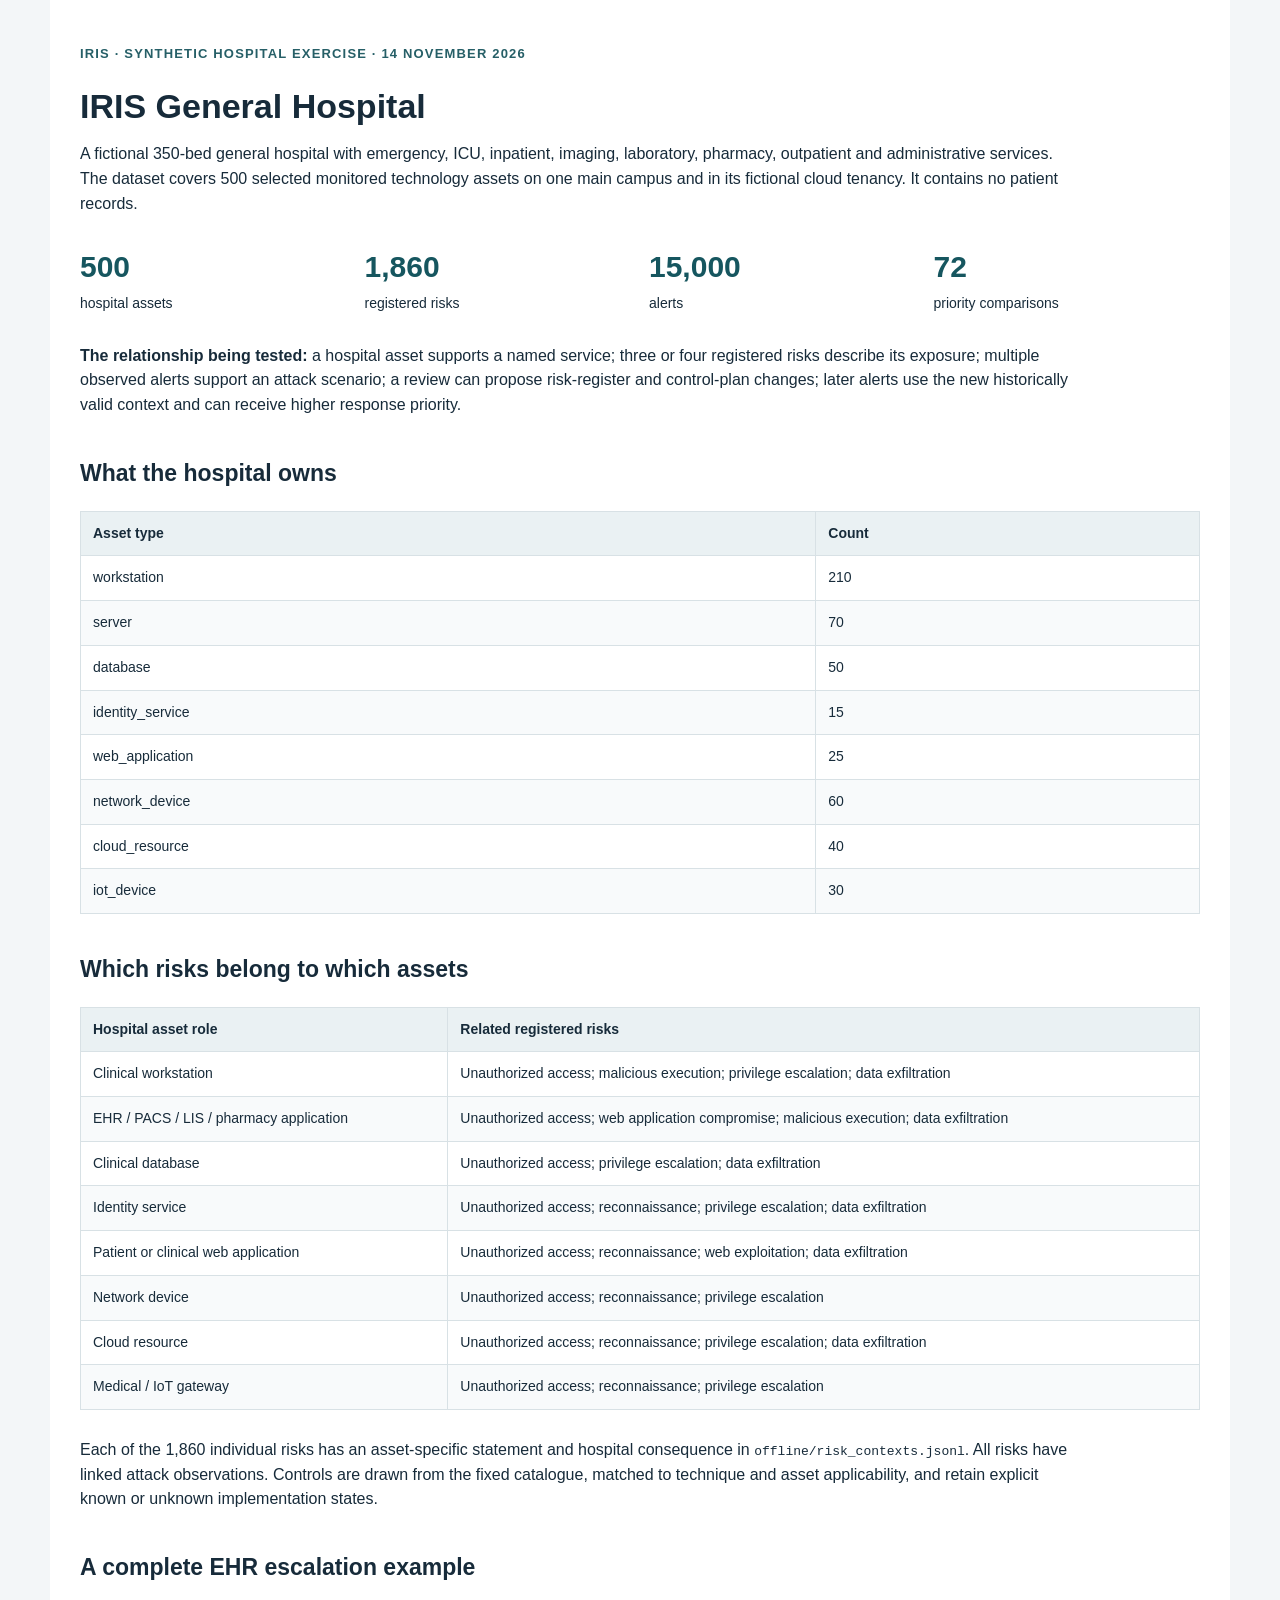
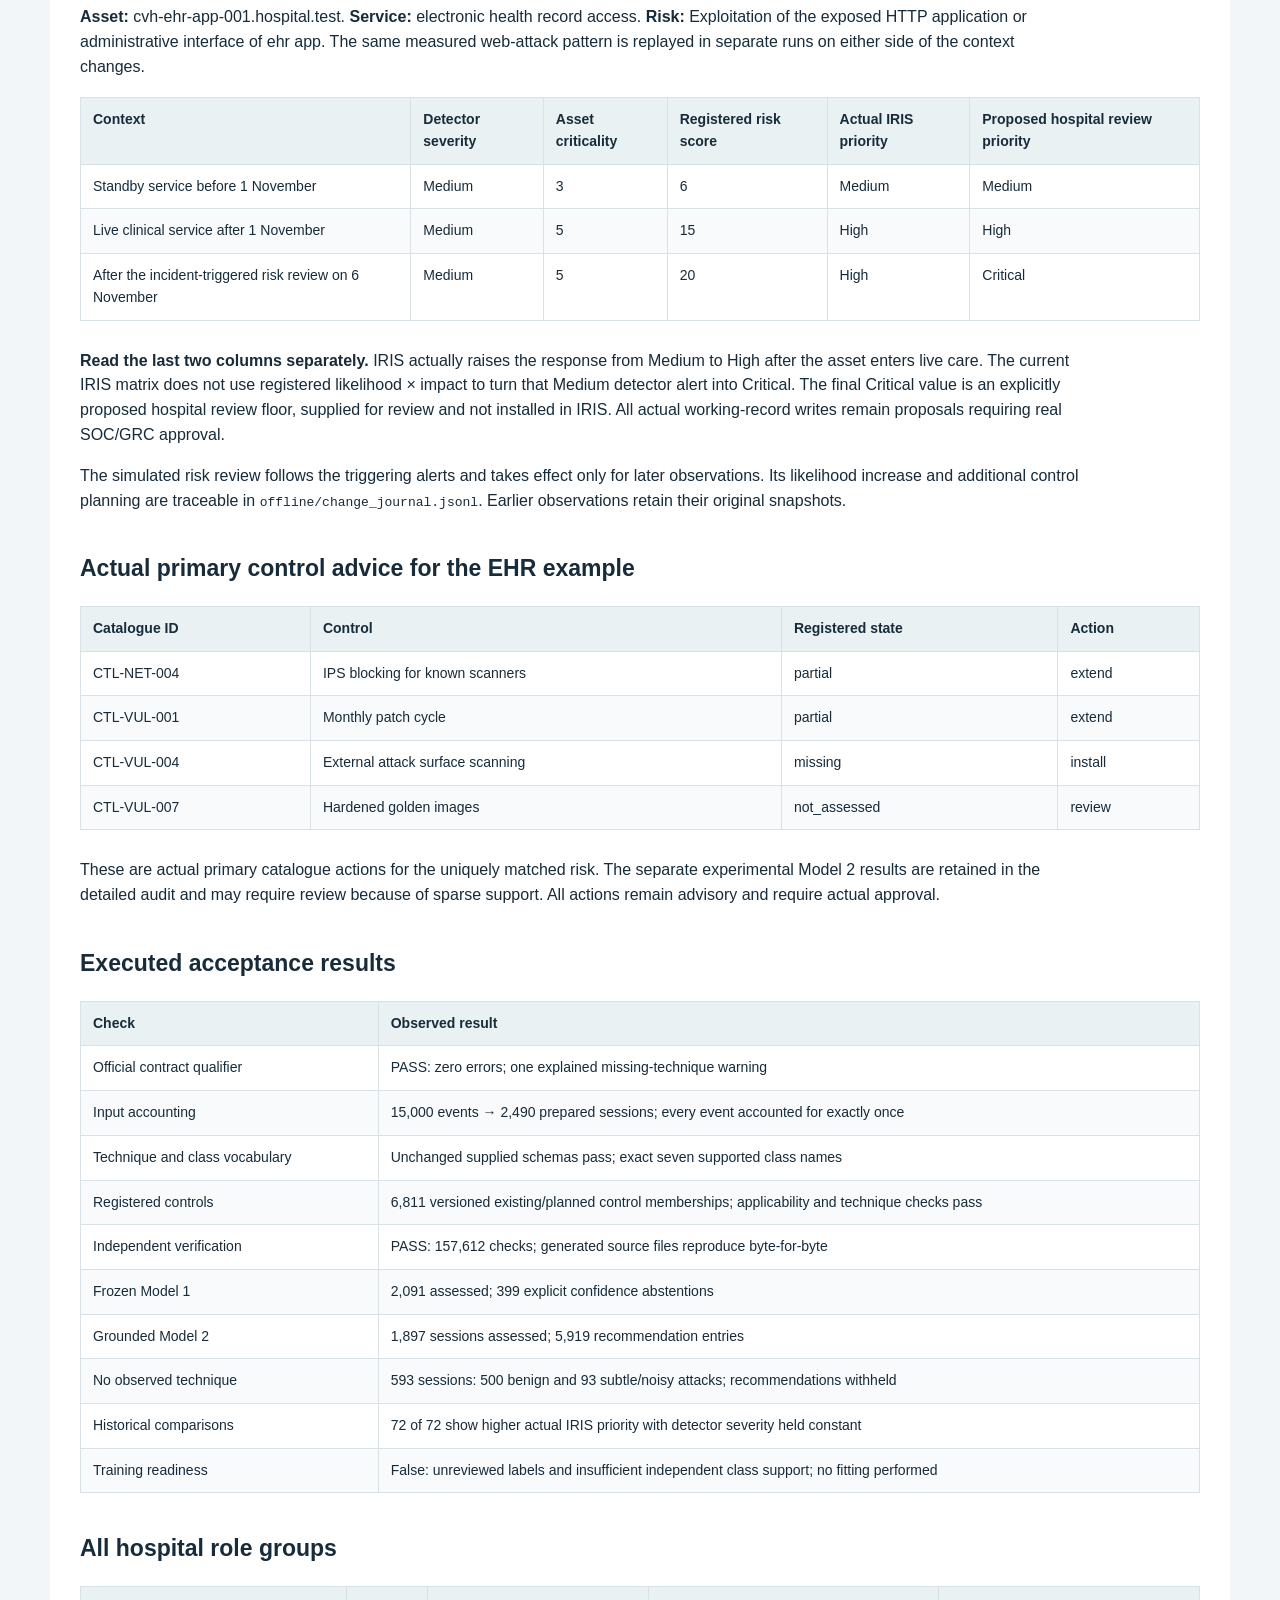
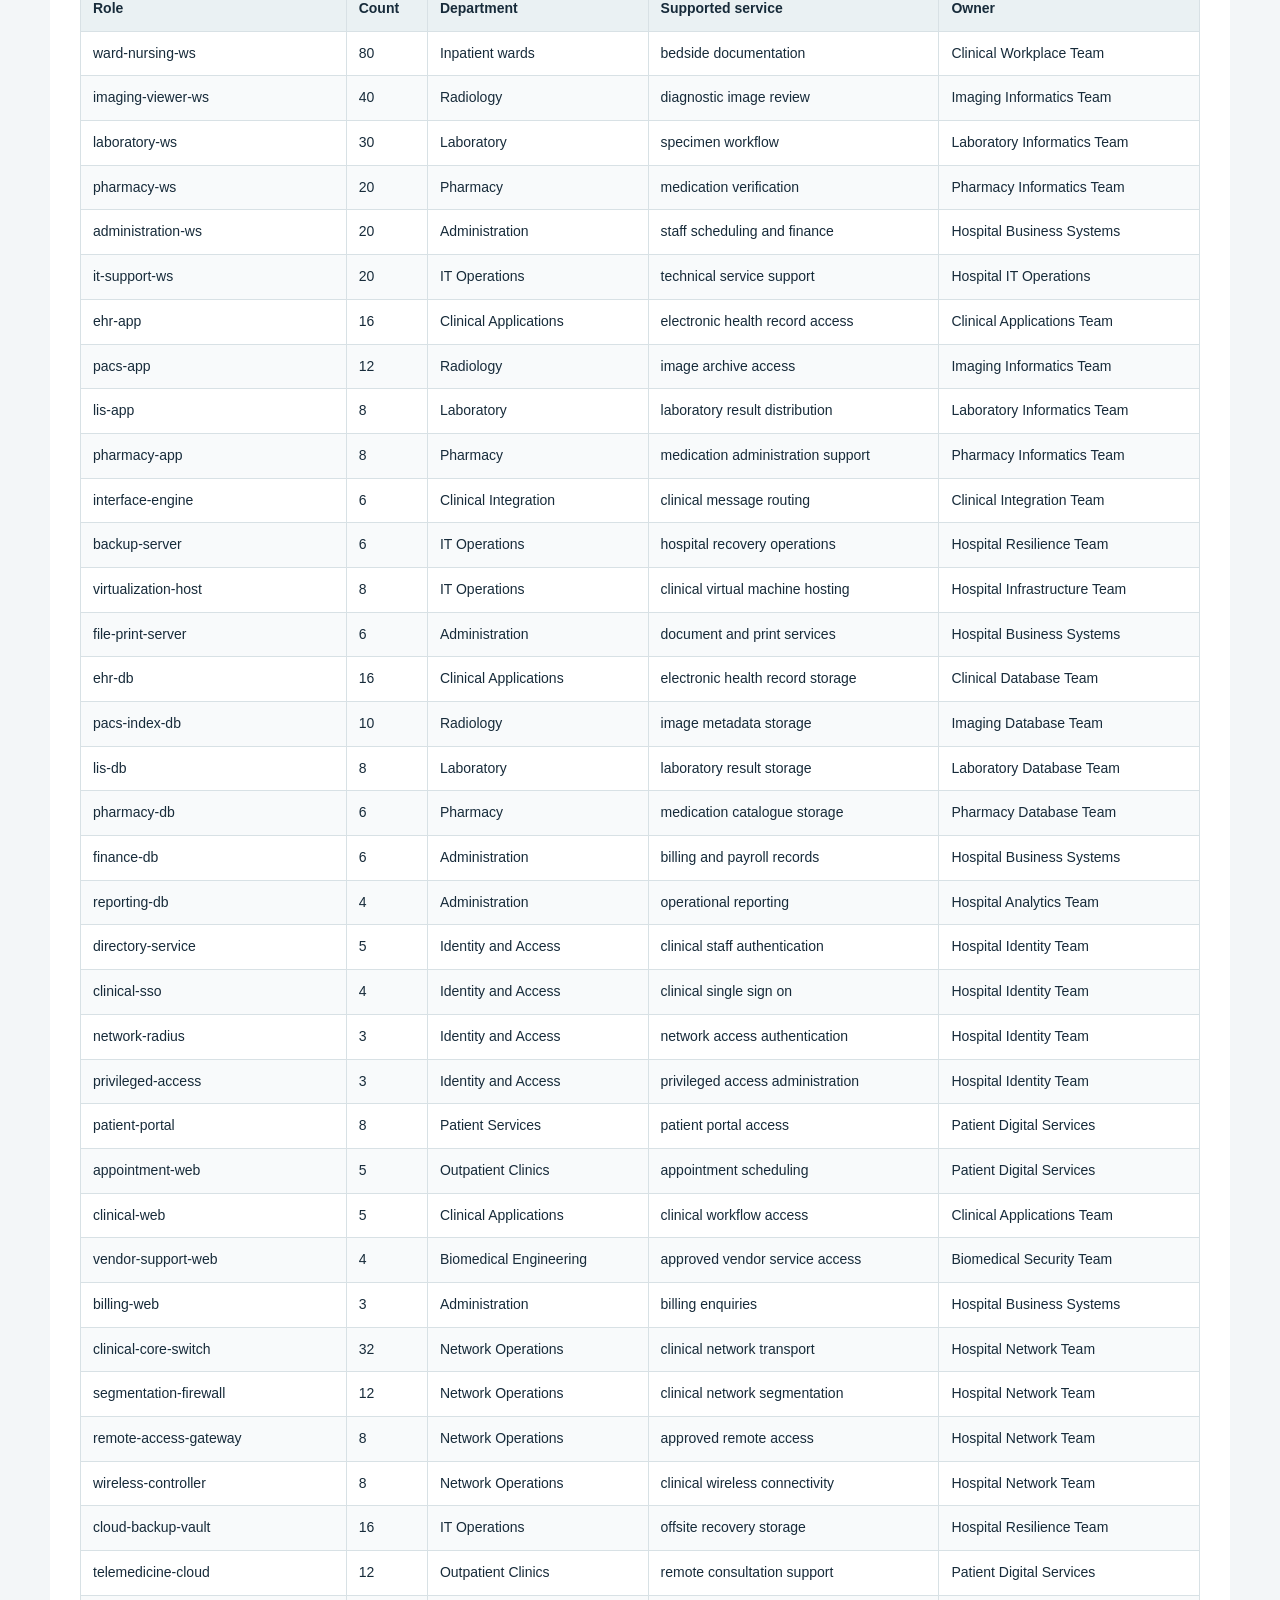
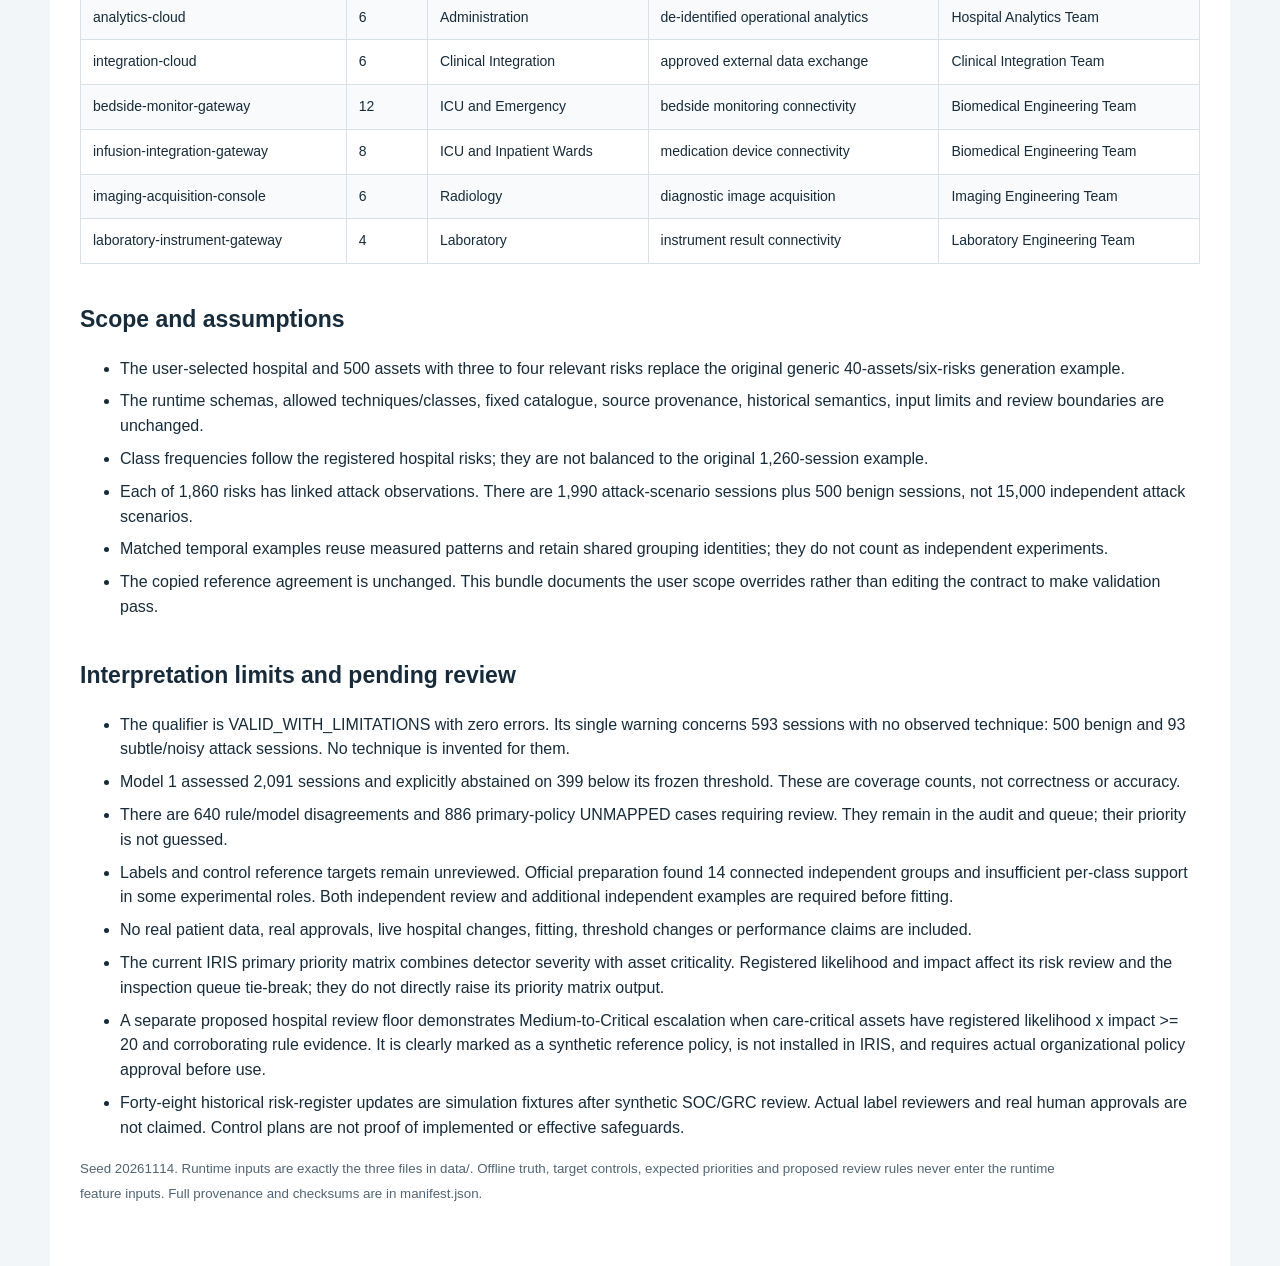
<file: datasets/iris_general_hospital_20261114/HOSPITAL_CONTEXT_AND_RESULTS.html>
<!doctype html><html lang="en"><meta charset="utf-8"><meta name="viewport" content="width=device-width,initial-scale=1"><title>Hospital data context and executed IRIS results</title><style>
body{font-family:Arial,sans-serif;color:#172b3a;line-height:1.55;margin:0;background:#f3f6f8}main{max-width:1120px;margin:auto;padding:44px 30px;background:white}h1{font-size:34px;line-height:1.15;margin-bottom:16px}h2{margin-top:38px;font-size:23px}p{max-width:1000px}.eyebrow{color:#265f67;font-size:13px;font-weight:bold;letter-spacing:.09em}.stats{display:grid;grid-template-columns:repeat(4,1fr);gap:18px;margin:28px 0}.stats b{display:block;font-size:30px;color:#16565f}.stats span{font-size:14px}table{border-collapse:collapse;width:100%;font-size:14px;margin:18px 0 28px}th,td{padding:11px 12px;text-align:left;border:1px solid #d8e1e5;vertical-align:top}th{background:#eaf1f3}tr:nth-child(even) td{background:#f8fafb}small{color:#506473}code{font-size:13px}li{margin-bottom:8px}@media(max-width:700px){main{padding:24px 16px}.stats{grid-template-columns:repeat(2,1fr)}table{font-size:12px}th,td{padding:7px}}@media print{body{background:white}main{padding:0}h2{break-after:avoid}tr{break-inside:avoid}}</style><main>
<div class="eyebrow">IRIS · SYNTHETIC HOSPITAL EXERCISE · 14 NOVEMBER 2026</div>
<h1>IRIS General Hospital</h1>
<p>A fictional 350-bed general hospital with emergency, ICU, inpatient, imaging, laboratory, pharmacy, outpatient and administrative services. The dataset covers 500 selected monitored technology assets on one main campus and in its fictional cloud tenancy. It contains no patient records.</p>
<div class="stats"><div><b>500</b><span>hospital assets</span></div><div><b>1,860</b><span>registered risks</span></div><div><b>15,000</b><span>alerts</span></div><div><b>72</b><span>priority comparisons</span></div></div>
<p><b>The relationship being tested:</b> a hospital asset supports a named service; three or four registered risks describe its exposure; multiple observed alerts support an attack scenario; a review can propose risk-register and control-plan changes; later alerts use the new historically valid context and can receive higher response priority.</p>
<h2>What the hospital owns</h2>
<table><thead><tr><th>Asset type</th><th>Count</th></tr></thead><tbody><tr><td>workstation</td><td>210</td></tr><tr><td>server</td><td>70</td></tr><tr><td>database</td><td>50</td></tr><tr><td>identity_service</td><td>15</td></tr><tr><td>web_application</td><td>25</td></tr><tr><td>network_device</td><td>60</td></tr><tr><td>cloud_resource</td><td>40</td></tr><tr><td>iot_device</td><td>30</td></tr></tbody></table>
<h2>Which risks belong to which assets</h2>
<table><thead><tr><th>Hospital asset role</th><th>Related registered risks</th></tr></thead><tbody><tr><td>Clinical workstation</td><td>Unauthorized access; malicious execution; privilege escalation; data exfiltration</td></tr><tr><td>EHR / PACS / LIS / pharmacy application</td><td>Unauthorized access; web application compromise; malicious execution; data exfiltration</td></tr><tr><td>Clinical database</td><td>Unauthorized access; privilege escalation; data exfiltration</td></tr><tr><td>Identity service</td><td>Unauthorized access; reconnaissance; privilege escalation; data exfiltration</td></tr><tr><td>Patient or clinical web application</td><td>Unauthorized access; reconnaissance; web exploitation; data exfiltration</td></tr><tr><td>Network device</td><td>Unauthorized access; reconnaissance; privilege escalation</td></tr><tr><td>Cloud resource</td><td>Unauthorized access; reconnaissance; privilege escalation; data exfiltration</td></tr><tr><td>Medical / IoT gateway</td><td>Unauthorized access; reconnaissance; privilege escalation</td></tr></tbody></table>
<p>Each of the 1,860 individual risks has an asset-specific statement and hospital consequence in <code>offline/risk_contexts.jsonl</code>. All risks have linked attack observations. Controls are drawn from the fixed catalogue, matched to technique and asset applicability, and retain explicit known or unknown implementation states.</p>
<h2>A complete EHR escalation example</h2>
<p><b>Asset:</b> cvh-ehr-app-001.hospital.test. <b>Service:</b> electronic health record access. <b>Risk:</b> Exploitation of the exposed HTTP application or administrative interface of ehr app. The same measured web-attack pattern is replayed in separate runs on either side of the context changes.</p>
<table><thead><tr><th>Context</th><th>Detector severity</th><th>Asset criticality</th><th>Registered risk score</th><th>Actual IRIS priority</th><th>Proposed hospital review priority</th></tr></thead><tbody><tr><td>Standby service before 1 November</td><td>Medium</td><td>3</td><td>6</td><td>Medium</td><td>Medium</td></tr><tr><td>Live clinical service after 1 November</td><td>Medium</td><td>5</td><td>15</td><td>High</td><td>High</td></tr><tr><td>After the incident-triggered risk review on 6 November</td><td>Medium</td><td>5</td><td>20</td><td>High</td><td>Critical</td></tr></tbody></table>
<p><b>Read the last two columns separately.</b> IRIS actually raises the response from Medium to High after the asset enters live care. The current IRIS matrix does not use registered likelihood × impact to turn that Medium detector alert into Critical. The final Critical value is an explicitly proposed hospital review floor, supplied for review and not installed in IRIS. All actual working-record writes remain proposals requiring real SOC/GRC approval.</p>
<p>The simulated risk review follows the triggering alerts and takes effect only for later observations. Its likelihood increase and additional control planning are traceable in <code>offline/change_journal.jsonl</code>. Earlier observations retain their original snapshots.</p>
<h2>Actual primary control advice for the EHR example</h2>
<table><thead><tr><th>Catalogue ID</th><th>Control</th><th>Registered state</th><th>Action</th></tr></thead><tbody><tr><td>CTL-NET-004</td><td>IPS blocking for known scanners</td><td>partial</td><td>extend</td></tr><tr><td>CTL-VUL-001</td><td>Monthly patch cycle</td><td>partial</td><td>extend</td></tr><tr><td>CTL-VUL-004</td><td>External attack surface scanning</td><td>missing</td><td>install</td></tr><tr><td>CTL-VUL-007</td><td>Hardened golden images</td><td>not_assessed</td><td>review</td></tr></tbody></table>
<p>These are actual primary catalogue actions for the uniquely matched risk. The separate experimental Model 2 results are retained in the detailed audit and may require review because of sparse support. All actions remain advisory and require actual approval.</p>
<h2>Executed acceptance results</h2>
<table><thead><tr><th>Check</th><th>Observed result</th></tr></thead><tbody><tr><td>Official contract qualifier</td><td>PASS: zero errors; one explained missing-technique warning</td></tr><tr><td>Input accounting</td><td>15,000 events → 2,490 prepared sessions; every event accounted for exactly once</td></tr><tr><td>Technique and class vocabulary</td><td>Unchanged supplied schemas pass; exact seven supported class names</td></tr><tr><td>Registered controls</td><td>6,811 versioned existing/planned control memberships; applicability and technique checks pass</td></tr><tr><td>Independent verification</td><td>PASS: 157,612 checks; generated source files reproduce byte-for-byte</td></tr><tr><td>Frozen Model 1</td><td>2,091 assessed; 399 explicit confidence abstentions</td></tr><tr><td>Grounded Model 2</td><td>1,897 sessions assessed; 5,919 recommendation entries</td></tr><tr><td>No observed technique</td><td>593 sessions: 500 benign and 93 subtle/noisy attacks; recommendations withheld</td></tr><tr><td>Historical comparisons</td><td>72 of 72 show higher actual IRIS priority with detector severity held constant</td></tr><tr><td>Training readiness</td><td>False: unreviewed labels and insufficient independent class support; no fitting performed</td></tr></tbody></table>
<h2>All hospital role groups</h2>
<table><thead><tr><th>Role</th><th>Count</th><th>Department</th><th>Supported service</th><th>Owner</th></tr></thead><tbody><tr><td>ward-nursing-ws</td><td>80</td><td>Inpatient wards</td><td>bedside documentation</td><td>Clinical Workplace Team</td></tr><tr><td>imaging-viewer-ws</td><td>40</td><td>Radiology</td><td>diagnostic image review</td><td>Imaging Informatics Team</td></tr><tr><td>laboratory-ws</td><td>30</td><td>Laboratory</td><td>specimen workflow</td><td>Laboratory Informatics Team</td></tr><tr><td>pharmacy-ws</td><td>20</td><td>Pharmacy</td><td>medication verification</td><td>Pharmacy Informatics Team</td></tr><tr><td>administration-ws</td><td>20</td><td>Administration</td><td>staff scheduling and finance</td><td>Hospital Business Systems</td></tr><tr><td>it-support-ws</td><td>20</td><td>IT Operations</td><td>technical service support</td><td>Hospital IT Operations</td></tr><tr><td>ehr-app</td><td>16</td><td>Clinical Applications</td><td>electronic health record access</td><td>Clinical Applications Team</td></tr><tr><td>pacs-app</td><td>12</td><td>Radiology</td><td>image archive access</td><td>Imaging Informatics Team</td></tr><tr><td>lis-app</td><td>8</td><td>Laboratory</td><td>laboratory result distribution</td><td>Laboratory Informatics Team</td></tr><tr><td>pharmacy-app</td><td>8</td><td>Pharmacy</td><td>medication administration support</td><td>Pharmacy Informatics Team</td></tr><tr><td>interface-engine</td><td>6</td><td>Clinical Integration</td><td>clinical message routing</td><td>Clinical Integration Team</td></tr><tr><td>backup-server</td><td>6</td><td>IT Operations</td><td>hospital recovery operations</td><td>Hospital Resilience Team</td></tr><tr><td>virtualization-host</td><td>8</td><td>IT Operations</td><td>clinical virtual machine hosting</td><td>Hospital Infrastructure Team</td></tr><tr><td>file-print-server</td><td>6</td><td>Administration</td><td>document and print services</td><td>Hospital Business Systems</td></tr><tr><td>ehr-db</td><td>16</td><td>Clinical Applications</td><td>electronic health record storage</td><td>Clinical Database Team</td></tr><tr><td>pacs-index-db</td><td>10</td><td>Radiology</td><td>image metadata storage</td><td>Imaging Database Team</td></tr><tr><td>lis-db</td><td>8</td><td>Laboratory</td><td>laboratory result storage</td><td>Laboratory Database Team</td></tr><tr><td>pharmacy-db</td><td>6</td><td>Pharmacy</td><td>medication catalogue storage</td><td>Pharmacy Database Team</td></tr><tr><td>finance-db</td><td>6</td><td>Administration</td><td>billing and payroll records</td><td>Hospital Business Systems</td></tr><tr><td>reporting-db</td><td>4</td><td>Administration</td><td>operational reporting</td><td>Hospital Analytics Team</td></tr><tr><td>directory-service</td><td>5</td><td>Identity and Access</td><td>clinical staff authentication</td><td>Hospital Identity Team</td></tr><tr><td>clinical-sso</td><td>4</td><td>Identity and Access</td><td>clinical single sign on</td><td>Hospital Identity Team</td></tr><tr><td>network-radius</td><td>3</td><td>Identity and Access</td><td>network access authentication</td><td>Hospital Identity Team</td></tr><tr><td>privileged-access</td><td>3</td><td>Identity and Access</td><td>privileged access administration</td><td>Hospital Identity Team</td></tr><tr><td>patient-portal</td><td>8</td><td>Patient Services</td><td>patient portal access</td><td>Patient Digital Services</td></tr><tr><td>appointment-web</td><td>5</td><td>Outpatient Clinics</td><td>appointment scheduling</td><td>Patient Digital Services</td></tr><tr><td>clinical-web</td><td>5</td><td>Clinical Applications</td><td>clinical workflow access</td><td>Clinical Applications Team</td></tr><tr><td>vendor-support-web</td><td>4</td><td>Biomedical Engineering</td><td>approved vendor service access</td><td>Biomedical Security Team</td></tr><tr><td>billing-web</td><td>3</td><td>Administration</td><td>billing enquiries</td><td>Hospital Business Systems</td></tr><tr><td>clinical-core-switch</td><td>32</td><td>Network Operations</td><td>clinical network transport</td><td>Hospital Network Team</td></tr><tr><td>segmentation-firewall</td><td>12</td><td>Network Operations</td><td>clinical network segmentation</td><td>Hospital Network Team</td></tr><tr><td>remote-access-gateway</td><td>8</td><td>Network Operations</td><td>approved remote access</td><td>Hospital Network Team</td></tr><tr><td>wireless-controller</td><td>8</td><td>Network Operations</td><td>clinical wireless connectivity</td><td>Hospital Network Team</td></tr><tr><td>cloud-backup-vault</td><td>16</td><td>IT Operations</td><td>offsite recovery storage</td><td>Hospital Resilience Team</td></tr><tr><td>telemedicine-cloud</td><td>12</td><td>Outpatient Clinics</td><td>remote consultation support</td><td>Patient Digital Services</td></tr><tr><td>analytics-cloud</td><td>6</td><td>Administration</td><td>de-identified operational analytics</td><td>Hospital Analytics Team</td></tr><tr><td>integration-cloud</td><td>6</td><td>Clinical Integration</td><td>approved external data exchange</td><td>Clinical Integration Team</td></tr><tr><td>bedside-monitor-gateway</td><td>12</td><td>ICU and Emergency</td><td>bedside monitoring connectivity</td><td>Biomedical Engineering Team</td></tr><tr><td>infusion-integration-gateway</td><td>8</td><td>ICU and Inpatient Wards</td><td>medication device connectivity</td><td>Biomedical Engineering Team</td></tr><tr><td>imaging-acquisition-console</td><td>6</td><td>Radiology</td><td>diagnostic image acquisition</td><td>Imaging Engineering Team</td></tr><tr><td>laboratory-instrument-gateway</td><td>4</td><td>Laboratory</td><td>instrument result connectivity</td><td>Laboratory Engineering Team</td></tr></tbody></table>
<h2>Scope and assumptions</h2><ul><li>The user-selected hospital and 500 assets with three to four relevant risks replace the original generic 40-assets/six-risks generation example.</li><li>The runtime schemas, allowed techniques/classes, fixed catalogue, source provenance, historical semantics, input limits and review boundaries are unchanged.</li><li>Class frequencies follow the registered hospital risks; they are not balanced to the original 1,260-session example.</li><li>Each of 1,860 risks has linked attack observations. There are 1,990 attack-scenario sessions plus 500 benign sessions, not 15,000 independent attack scenarios.</li><li>Matched temporal examples reuse measured patterns and retain shared grouping identities; they do not count as independent experiments.</li><li>The copied reference agreement is unchanged. This bundle documents the user scope overrides rather than editing the contract to make validation pass.</li></ul>
<h2>Interpretation limits and pending review</h2><ul><li>The qualifier is VALID_WITH_LIMITATIONS with zero errors. Its single warning concerns 593 sessions with no observed technique: 500 benign and 93 subtle/noisy attack sessions. No technique is invented for them.</li><li>Model 1 assessed 2,091 sessions and explicitly abstained on 399 below its frozen threshold. These are coverage counts, not correctness or accuracy.</li><li>There are 640 rule/model disagreements and 886 primary-policy UNMAPPED cases requiring review. They remain in the audit and queue; their priority is not guessed.</li><li>Labels and control reference targets remain unreviewed. Official preparation found 14 connected independent groups and insufficient per-class support in some experimental roles. Both independent review and additional independent examples are required before fitting.</li><li>No real patient data, real approvals, live hospital changes, fitting, threshold changes or performance claims are included.</li><li>The current IRIS primary priority matrix combines detector severity with asset criticality. Registered likelihood and impact affect its risk review and the inspection queue tie-break; they do not directly raise its priority matrix output.</li><li>A separate proposed hospital review floor demonstrates Medium-to-Critical escalation when care-critical assets have registered likelihood x impact &gt;= 20 and corroborating rule evidence. It is clearly marked as a synthetic reference policy, is not installed in IRIS, and requires actual organizational policy approval before use.</li><li>Forty-eight historical risk-register updates are simulation fixtures after synthetic SOC/GRC review. Actual label reviewers and real human approvals are not claimed. Control plans are not proof of implemented or effective safeguards.</li></ul>
<p><small>Seed 20261114. Runtime inputs are exactly the three files in data/. Offline truth, target controls, expected priorities and proposed review rules never enter the runtime feature inputs. Full provenance and checksums are in manifest.json.</small></p></main></html>
</file>
